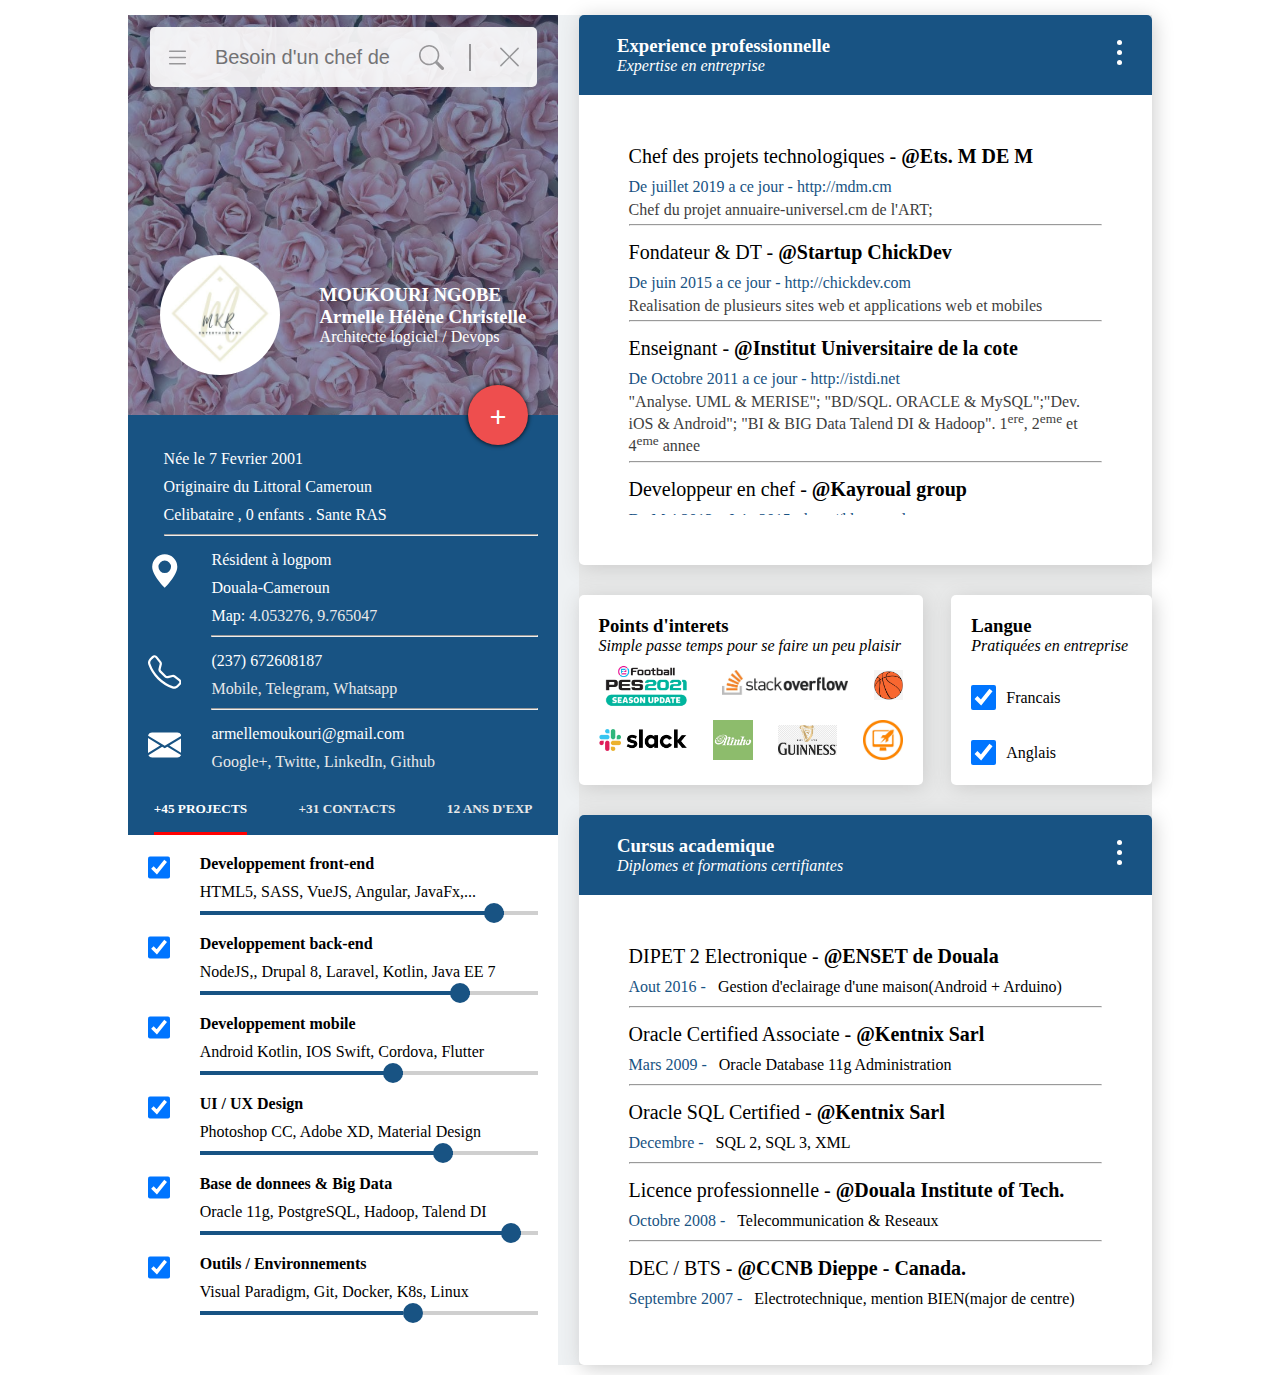
<file: index.html>
<!DOCTYPE html>
<html lang="en">
<head>
    <meta charset="UTF-8">
    <meta http-equiv="X-UA-Compatible" content="IE=edge">
    <meta name="viewport" content="width=device-width, initial-scale=1.0">
    <link rel="stylesheet" href="style.css">
    <link rel="stylesheet" href="https://cdnjs.cloudflare.com/ajax/libs/font-awesome/6.0.0-beta2/css/all.min.css" integrity="sha512-YWzhKL2whUzgiheMoBFwW8CKV4qpHQAEuvilg9FAn5VJUDwKZZxkJNuGM4XkWuk94WCrrwslk8yWNGmY1EduTA==" crossorigin="anonymous" referrerpolicy="no-referrer" />
    <title>CV</title>
</head>
<body>
    <div class="container">

        <!-- BLOC GAUCHE_HAUT -->

        <section class="a">
            <div class="images">

                <div class="couverture"></div>
                <div class="nav">

                    <svg xmlns="http://www.w3.org/2000/svg" width="25" height="25" fill="currentColor" class="bi bi-list" viewBox="0 0 16 16">
                        <path fill-rule="evenodd" d="M2.5 12a.5.5 0 0 1 .5-.5h10a.5.5 0 0 1 0 1H3a.5.5 0 0 1-.5-.5zm0-4a.5.5 0 0 1 .5-.5h10a.5.5 0 0 1 0 1H3a.5.5 0 0 1-.5-.5zm0-4a.5.5 0 0 1 .5-.5h10a.5.5 0 0 1 0 1H3a.5.5 0 0 1-.5-.5z"/>
                      </svg>

                      <input type="text" name="" placeholder="Besoin d'un chef de projet ? " id="" class="search">

                      <svg xmlns="http://www.w3.org/2000/svg" width="25" height="25" fill="currentColor" class="bi bi-search" viewBox="0 0 16 16">
                          <path
                              d="M11.742 10.344a6.5 6.5 0 1 0-1.397 1.398h-.001c.03.04.062.078.098.115l3.85 3.85a1 1 0 0 0 1.415-1.414l-3.85-3.85a1.007 1.007 0 0 0-.115-.1zM12 6.5a5.5 5.5 0 1 1-11 0 5.5 5.5 0 0 1 11 0z" />
                      </svg>

                      <span class="barre"></span>

                    <svg xmlns="http://www.w3.org/2000/svg" width="25" height="30" fill="currentColor" class="bi bi-x-lg" viewBox="0 0 16 16">
                        <path fill-rule="evenodd" d="M13.854 2.146a.5.5 0 0 1 0 .708l-11 11a.5.5 0 0 1-.708-.708l11-11a.5.5 0 0 1 .708 0Z"/>
                        <path fill-rule="evenodd" d="M2.146 2.146a.5.5 0 0 0 0 .708l11 11a.5.5 0 0 0 .708-.708l-11-11a.5.5 0 0 0-.708 0Z"/>
                      </svg>
                </div>
                <div class="profil">
                    <img src="img/photo_10 (1).jpg" width="120px" height="120px"  alt="" class="photo_profil">
                    <div class="nom">
                        <h3>MOUKOURI NGOBE <br> Armelle Hélène Christelle</h3>
                        <p class="travail">Architecte logiciel / Devops</p>
                    </div>
                </div>
            </div>
            <div class="informations">

                <span class="bouton_plus"><span>+</span></span>

                <div class="info_perso">
                    <div class="info_personnelle">
                        <i class="fas fa-birthday-cake fa-3x"></i> 
                        <div class="plus_info">
                            <p>Née le 7 Fevrier 2001</p>
                            <p>Originaire du Littoral Cameroun</p>
                            <p>Celibataire , 0 enfants . Sante RAS</p>
                            <hr>
                        </div>

                    </div>
                    <div class="info_personnelle">
                        <svg xmlns="http://www.w3.org/2000/svg" width="16" height="16" fill="currentColor" class="bi bi-geo-alt-fill" viewBox="0 0 16 16">
                            <path
                                d="M8 16s6-5.686 6-10A6 6 0 0 0 2 6c0 4.314 6 10 6 10zm0-7a3 3 0 1 1 0-6 3 3 0 0 1 0 6z" />
                        </svg>
                        <div class="plus_info">
                            <p>Résident à logpom </p>
                            <p>Douala-Cameroun</p>
                            <p>Map: <span class="info_supp"> 4.053276, 9.765047</span>
                            </p>
                            <hr>
                        </div>

                    </div>
                    <div class="info_personnelle">
                        <svg xmlns="http://www.w3.org/2000/svg" width="16" height="16" fill="currentColor" class="bi bi-telephone" viewBox="0 0 16 16">
                            <path
                                d="M3.654 1.328a.678.678 0 0 0-1.015-.063L1.605 2.3c-.483.484-.661 1.169-.45 1.77a17.568 17.568 0 0 0 4.168 6.608 17.569 17.569 0 0 0 6.608 4.168c.601.211 1.286.033 1.77-.45l1.034-1.034a.678.678 0 0 0-.063-1.015l-2.307-1.794a.678.678 0 0 0-.58-.122l-2.19.547a1.745 1.745 0 0 1-1.657-.459L5.482 8.062a1.745 1.745 0 0 1-.46-1.657l.548-2.19a.678.678 0 0 0-.122-.58L3.654 1.328zM1.884.511a1.745 1.745 0 0 1 2.612.163L6.29 2.98c.329.423.445.974.315 1.494l-.547 2.19a.678.678 0 0 0 .178.643l2.457 2.457a.678.678 0 0 0 .644.178l2.189-.547a1.745 1.745 0 0 1 1.494.315l2.306 1.794c.829.645.905 1.87.163 2.611l-1.034 1.034c-.74.74-1.846 1.065-2.877.702a18.634 18.634 0 0 1-7.01-4.42 18.634 18.634 0 0 1-4.42-7.009c-.362-1.03-.037-2.137.703-2.877L1.885.511z" />
                        </svg>
                        <div class="plus_info">
                            <p>(237) 672608187</p>
                            <p class="info_supp">Mobile, Telegram, Whatsapp</p>
                            <hr>
                        </div>

                    </div>
                    <div class="info_personnelle">
                        <svg xmlns="http://www.w3.org/2000/svg" width="16" height="16" fill="currentColor" class="bi bi-envelope-fill" viewBox="0 0 16 16">
                            <path
                                d="M.05 3.555A2 2 0 0 1 2 2h12a2 2 0 0 1 1.95 1.555L8 8.414.05 3.555ZM0 4.697v7.104l5.803-3.558L0 4.697ZM6.761 8.83l-6.57 4.027A2 2 0 0 0 2 14h12a2 2 0 0 0 1.808-1.144l-6.57-4.027L8 9.586l-1.239-.757Zm3.436-.586L16 11.801V4.697l-5.803 3.546Z" />
                        </svg>
                        <div class="plus_info">
                            <p>armellemoukouri@gmail.com</p>
                            <p class="info_supp">Google+, Twitte, LinkedIn, Github</p>
                        </div>

                    </div>
                </div>
                <div class="projet">
                    <div>
                        <h5>+45 PROJECTS</h5>
                        <span class="active"></span>
                    </div>
                    <div>
                        <h5 class="info_supp">+31 CONTACTS</h5>
                        <span></span>
                    </div>
                    <div>
                        <h5 class="info_supp"> 12 ANS D'EXP</h5>
                        <span></span>
                    </div>
                </div>
            </div>
        </section>


        <!-- BLOC GAUCHE_BAS -->

        <section class="b">
            <div class="experience">
                <input checked type="checkbox" class="check">
                <div class="plus_info">
                    <div class="skill">
                        <h4>Developpement front-end</h4>
                        <i class="fas fa-star" style="color: rgb(201, 40, 40); margin-top: 5px;"></i>
                    </div>
                    <p class="competence">HTML5, SASS, VueJS, Angular, JavaFx,...</p>
                    <div class="switcher">
                        <div class="switcher_bar" style="width: 90%;"></div>
                        <span class="switcher_circle" style="right: 10%;"></span>
                    </div>
                </div>
            </div>

            <div class="experience">
                <input checked type="checkbox" class="check">
                <div class="plus_info">
                    <div class="skill">
                        <h4>Developpement back-end</h4>
                        <i class="fas fa-star" style="color: rgb(201, 40, 40); margin-top: 5px;"></i>
                    </div>
                    <p class="competence">NodeJS,, Drupal 8, Laravel, Kotlin, Java EE 7</p>
                    <div class="switcher">
                        <div class="switcher_bar" style="width: 80%;"></div>
                        <span class="switcher_circle" style="right: 20%;"></span>
                    </div>
                </div>
            </div>

            <div class="experience">
                <input checked type="checkbox" class="check">
                <div class="plus_info">
                    <div class="skill">
                        <h4>Developpement mobile</h4>
                        <i class="fas fa-star" style="color: rgb(201, 40, 40); margin-top: 5px;"></i>
                    </div>
                    <p class="competence">Android Kotlin, IOS Swift, Cordova, Flutter</p>
                    <div class="switcher">
                        <div class="switcher_bar" style="width: 60%;"></div>
                        <span class="switcher_circle" style="right: 40%;"></span>
                    </div>
                </div>
            </div>

            <div class="experience">
                <input checked type="checkbox" class="check">
                <div class="plus_info">
                    <div class="skill">
                        <h4> UI / UX Design</h4>
                        <i class="fas fa-star" style="color: rgb(201, 40, 40); margin-top: 5px;"></i>
                    </div>
                    <p class="competence">Photoshop CC, Adobe XD, Material Design</p>
                    <div class="switcher">
                        <div class="switcher_bar" style="width: 75%;"></div>
                        <span class="switcher_circle" style="right: 25%;"></span>
                    </div>
                </div>
            </div>

            <div class="experience">
                <input checked type="checkbox" class="check">
                <div class="plus_info">
                    <div class="skill">
                        <h4>Base de donnees & Big Data</h4>
                        <i class="fas fa-star" style="color: rgb(201, 40, 40); margin-top: 5px;"></i>
                    </div>
                    <p class="competence">Oracle 11g, PostgreSQL, Hadoop, Talend DI</p>
                    <div class="switcher">
                        <div class="switcher_bar" style="width: 95%;"></div>
                        <span class="switcher_circle" style="right: 5%;"></span>
                    </div>
                </div>
            </div>

            <div class="experience">
                <input checked type="checkbox" class="check">
                <div class="plus_info">
                    <div class="skill">

                        <h4>Outils / Environnements</h4>
                        <i class="fas fa-star" style="color: rgb(201, 40, 40); margin-top: 5px;"></i>
                    </div>
                    <p class="competence">Visual Paradigm, Git, Docker, K8s, Linux</p>
                    <div class="switcher">
                        <div class="switcher_bar"></div>
                        <span class="switcher_circle"></span>
                    </div>
                </div>
            </div>
        </section>

        <!-- BLOC DROIT -->

        <section class="c">

            
            <div class="experience_professionnelle card">
                    <div class="entete">
                        <div class="entete_information">
                            <span><i class="fab fa-buromobelexperte fa-3x"></i></span>
                            <div class="entete_info">
                                <h3 class="entete_title">Experience professionnelle</h3>
                                <p class="header_subtitle competence">Expertise en entreprise</p>
                            </div>
                        </div>
    
                        <div class="points_3">
                            <span></span>
                            <span></span>
                            <span></span>
                        </div>
    
                    </div>
                <div class="bar_defilement">

                    <div class="professional_experience_main ">
                        <div class="profession">
                            <p class="intitule"> Chef des projets technologiques - <span class="location">@Ets. M DE M</span>
                            </p>
                            <p class="date">De juillet 2019 a ce jour - http://mdm.cm</p>
                            <p class="subtitle"> Chef du projet annuaire-universel.cm de l'ART;</p>
                            <hr>
                        </div>
    
                        <div class="profession">
                            <p class="intitule"> Fondateur & DT - <span class="location">@Startup ChickDev</span></p>
                            <p class="date">De juin 2015 a ce jour - http://chickdev.com</p>
                            <p class="subtitle"> Realisation de plusieurs sites web et applications web et mobiles </p>
                            <hr>
                        </div>
    
                        <div class="profession">
                            <p class="intitule"> Enseignant - <span class="location">@Institut Universitaire de la cote</span>
                            </p>
                            <p class="date">De Octobre 2011 a ce jour - http://istdi.net</p>
                            <p class="subtitle"> "Analyse. UML & MERISE"; "BD/SQL. ORACLE & MySQL";"Dev. iOS & Android"; "BI & BIG Data Talend DI & Hadoop". 1<sup>ere</sup>, 2<sup>eme</sup> et 4<sup>eme</sup> annee
                            </p>
                            <hr>
                        </div>
    
                        <div class="profession">
                            <p class="intitule"> Developpeur en chef - <span class="location">@Kayroual group</span></p>
                            <p class="date">De Mai 2013 a Juin 2015 - http://khayroual.com</p>
                            <p class="subtitle">Realisation de multiples projets logiciels et web, Infographie, ...</p>
                            <hr>
                        </div>
    
                        <div class="profession">
                            <p class="intitule"> Responsable commercial - <span class="location">@BAO Sarl</span></p>
                            <p class="date">De Decembre 2012 a Juin 2013 - http://bao-sarl.com</p>
                            <p class="subtitle">Definition des strategies commerciales, Controle de qualite, suivi, ...</p>
                        </div>
                    </div>
                </div>
            </div>

            <div class="divertissement">
                <div class="point_interet card">
                    <h3>Points d'interets</h3>
                    <p class="header_subtitle"> Simple passe temps pour se faire un peu plaisir </p>
                    <div class="logo_divertissement">
                        <img src="img/photo_7.jpg" style="height: 50px;" alt="">
                        <img src="img/photo_9.jpg" style="height: 30px;" alt="">
                        <img src="img/photo1.jpg" alt="">
                    </div>
                    <div class="logo_divertissement">
                        <img src="img/photo_8.jpg" style="height: 50px;" alt="">
                        <img src="img/photo4.jpg" style="height: 40px;" alt="">
                        <img src="img/photo_5.jpg" style="height: 30px;" alt="">
                        <img src="img/photo_6.jpg" style="height: 40px;" alt="">
                    </div>

                </div>

                <div class=" langue card">
                    <h3>Langue</h3>
                    <p class="header_subtitle"> Pratiquées en entreprise </p>
                    <div class="langue_check">
                        <input class="check" type="checkbox" checked style="color: #185383;">
                        <label for="">Francais</label>
                    </div>
                    <div class="langue_check">
                        <input class="check" type="checkbox" checked>
                        <label for="">Anglais</label>
                    </div>
                </div>

            </div>

            <div class="cursus card">

                <div class="entete">
                    <div class="entete_information">
                        <span><i class="fas fa-graduation-cap fa-3x"></i></span>
                        <div class="entete_info">
                            <h3 class="entete_title">Cursus academique</h3>
                            <p class="header_subtitle competence">Diplomes et formations certifiantes</p>
                        </div>
                    </div>

                    <div class="points_3">
                        <span></span>
                        <span></span>
                        <span></span>
                    </div>

                </div>

                <div class="bar_defilement">

                    <div class="cursus_academique">

                        <div class="profession">
                            <p class="intitule"> DIPET 2 Electronique - <span class="location">@ENSET de Douala</span></p>
                            <p class="date_cursus"> <span class="date">Aout 2016 - </span> &nbsp; <span class="cursus_role">Gestion d'eclairage d'une
                                    maison(Android + Arduino)</span> </p>
                            <hr>
                        </div>
    
                        <div class="profession">
                            <p class="intitule"> Oracle Certified Associate - <span class="location">@Kentnix Sarl</span></p>
                            <p class="date_cursus"> <span class="date">Mars 2009 -</span> &nbsp; <span class="cursus_role">Oracle Database 11g
                                    Administration</span> </p>
                            <hr>
                        </div>
    
                        <div class="profession">
                            <p class="intitule"> Oracle SQL Certified - <span class="location">@Kentnix Sarl</span></p>
                            <p class="date_cursus"> <span class="date">Decembre - </span> &nbsp; <span class="cursus_role">SQL 2, SQL 3, XML</span> </p>
                            <hr>
                        </div>
    
                        <div class="profession">
                            <p class="intitule"> Licence professionnelle - <span class="location">@Douala Institute of
                                    Tech.</span></p>
                            <p class="date_cursus"> <span class="date"> Octobre 2008 - </span> &nbsp; <span class="cursus_role">Telecommunication &
                                    Reseaux</span> </p>
                            <hr>
                        </div>
    
                        <div class="profession">
                            <p class="intitule"> DEC / BTS - <span class="location">@CCNB Dieppe - Canada.</span></p>
                            <p class="date_cursus"> <span class="date"> Septembre 2007 - </span> &nbsp; <span class="cursus_role"> Electrotechnique, mention
                                    BIEN(major de centre) </span> </p>
                            <hr>
                        </div>

                    </div>

                </div>
            </div>

        </section>
        
    </div>
</body>
</html>
</file>
<file: style.css>
:root {
    --primary-color: #185383;
    --background-color: #eef1f3;
    --global-margin: 15px;
    --global-margin-b: 10px;
    --global-padding: 20px;
}

* {
    text-decoration: none;
    box-sizing: border-box;
    margin: 0px;
    padding: 0px;
}

.container {
    width: 80%;
    padding: 0px;
    margin: auto;
    margin-top: var(--global-margin);
    margin-bottom: calc(var(--global-padding)*0.5);
    background-color: var(--background-color);
    display: grid;
    grid-column-gap: 2%;
    grid-template-columns: 42% 56%;
    grid-template-areas: "a c" "b c" "b c" "b c" "b c" "b c" "b c" "b c" "b c" "b c" "b c" "b c" "b c" "b c" "b c" "b c" "b c" "b c" "b c" "b c" "b c" "b c" "b c" "b c" "b c" "b c" "b c" "b c" "b c" "b c" "b c" "b c" ;
}

.info_supp {
    color: #e9e9e9;
}

.card {
    border-radius: 5px;
    box-shadow: 2px 3px 20px #ccc;
    overflow: hidden;
    background-color: white;
}

.plus_info .info_supp {
    font-weight: 100;
    color: #e9e9e9;
}


/* BLOC GAUCHE_HAUT */

.a {
    grid-area: a;
}

.images {
    height: 400px;
    position: relative;
    background-image: url("img/photo_10\ \(2\).jpg");
    background-size: cover;
}

.profil {
    position: absolute;
    display: flex;
    justify-content: space-around;
    align-items: center;
    bottom: 10%;
    left: 5%;
    right: 5%;
    color: white;
    z-index: 2;
}

.photo_profil {
    border-radius: 120px;
    margin-right: 5%;
}

.plus_info{
    width: 100%;
}

.bouton_plus {
    padding: 15px;
    width: 60px;
    height: 60px;
    box-shadow: 0px 0px 5px #000;
    cursor: pointer;
    background-position: center;
    border-radius: 100%;
    background-color: #ee4e4e;
    position: absolute;
    top: -30px;
    right: 30px;
    transition: background 0.2s;
    display: flex;
    align-items: center;
    justify-content: center;
}

.bouton_plus span {
    font-weight: bold;
    font-size: 30px;
    margin: auto;
}

.bouton_plus:active {
    background-color: #ff532f;
}

.bouton_plus:hover {
    background-color: red;
}

.nav {
    display: flex;
    justify-content: space-between;
    padding: calc(var(--global-margin));
    align-items: center;
    background-color: white;
    position: absolute;
    border-radius: 5px;
    color: #9c9c9c;
    opacity: .9;
    z-index: 5;
    left: 5%;
    right: 5%;
    top: 3%;
}

.barre {
    height: 27px;
    width: 2px;
    background-color: #9c9c9c;
}

.search {
    border: none;
    font-size: 20px;
    width: 50%;
}

.couverture {
    position: absolute;
    top: 0px;
    bottom: 0px;
    right: 0px;
    left: 0px;
    background-color: var(--primary-color);
    opacity: 0.5;
}

.informations {
    background-color: var(--primary-color);
    color: white;
    position: relative;
    padding-top: var(--global-margin);
}

.info_perso {
    padding: var(--global-padding);
}

.information hr {
    color: #185383;
    width: 100%;
    margin-bottom: var(--global-margin);
}

.plus_info {
    width: 100%;
}

.info_personnelle {
    display: flex;
    width: 100%;
}

.info_personnelle i{
    margin-right: 4%;
}

.info_personnelle svg {
    width: 40px;
    height: 40px;
    margin-right: 30px;
}

.info_personnelle img {
    width: 40px;
    height: 40px;
    margin-right: 30px;
}

.projet {
    display: flex;
    justify-content: space-around;
}

.projet div {
    display: flex;
    flex-direction: column;
}

.projet div span.active {
    height: 3px;
    width: 100%;
    background-color: red;
    margin-top: var(--global-margin);
}


/*BLOC GAUCHE_BAS*/

.b {
    grid-area: b;
    background-color: white;
    padding: var(--global-padding);
    margin-top: 0px;
}

.experience {
    display: flex;
}

.experience>input {
    margin-right: 30px;
}

.plus_info p {
    margin-bottom: var(--global-margin-b);
}

.check {
    background-color: var(--primary-color);
    padding: 10px;
    border-radius: 5px;
    width: 25px;
    height: 25px;
    position: relative;
    color: white;
    font-weight: bold;
}

.check svg {
    position: absolute;
    top: calc(50% - 10px);
    left: calc(50% - 10px);
    color:#185383;
}

.skill {
    display: flex;
    justify-content: space-between;
    margin-bottom: var(--global-margin-b);
}

.skill>span {
    color: red;
}


.switcher_circle {
    height: 20px;
    width: 20px;
    border-radius: 20px;
    position: absolute;
    background-color: var(--primary-color);
    right: calc(40% - 20px);
    top: -8px;
}

.switcher {
    position: relative;
    height: 4px;
    width: 100%;
    background-color: #cfcfcf;
    margin-bottom: calc(var(--global-margin-b)*2);
    margin-top: var(--global-margin-b);
    display: flex;
}

.switcher_bar {
    width: 60%;
    background-color: var(--primary-color);
}



/* BLOC DROIT */

.c {
    background-color: #e8e9e9;
    grid-area: c;
} 

.experience_professionnelle {
    margin-bottom: calc(var(--global-margin)*2);
    background-color: white;
}

.entete {
    background-color: var(--primary-color);
    padding: calc(var(--global-padding)) calc(var(--global-padding)*1.5) calc(var(--global-padding)) calc(var(--global-padding)*1.5);
    display: flex;
    justify-content: space-between;
    align-items: center;
    color: white;
}

.header_subtitle {
    font-style: italic;
    font-weight: 100;
}

.entete_information {
    display: flex;
    align-items: center;
    justify-content: space-between;
}

.entete_information svg {
    margin-right: 5%;
}

.entete_information span {
    margin-right: 3%;
}

.entete_info {
    width: 280px;
}

.points_3 {
    display: flex;
    flex-direction: column;
    justify-content: space-between;
    
}

.points_3 span {
    height: 5px;
    width: 5px;
    background-color: white;
    border-radius: 100%;
    margin-bottom: 5px;
}

.professional_experience_main {
    padding: calc(var(--global-padding)*1.5);
}

.bar_defilement{
    padding: 20px;
    background-color:white;
    margin-bottom: calc(15px*2);
   

}

.professional_experience_main::-webkit-scrollbar{
    width: 8px;
}

.professional_experience_main::-webkit-scrollbar-thumb{
    background-color: gray;
    border-radius: 20px;
}

.professional_experience_main {
    height: 400px;
    overflow-y: scroll;
    scrollbar-color: #aaa;
    scrollbar-width: 3px;
    background-color: white;
}

.professional_experience_main::-webkit-scrollbar-track{
    background-color:#aaa; 
    border-radius: 10px;
    border-right: 3px solid  white;
    border-left: 3px solid  white;

}

.intitule {
    margin-bottom: var(--global-margin-b);
    font-size: 20px;
}

.intitule .location {
    font-weight: bold;
}

.date {
    color: var(--primary-color);
    margin-bottom: calc(var(--global-margin-b)*0.5);
}

.subtitle {
    margin-bottom: calc(var(--global-margin-b)*0.5);
    font-weight: 100;
    color: #3e3e3e;
}

hr {
    color: #fff;
    margin-bottom: var(--global-margin);
}

.point_interet {
    padding: calc(var(--global-padding));
    margin-right: 20px;
    width: 60%;
}

.langue {
    padding: calc(var(--global-padding));
    width: 35%;
}

.langue_check {
    margin-top: calc(var(--global-margin)*2);
    display: flex;
    align-items: center;
}

.langue_check .check {
    margin-right: var(--global-margin-b);
}

.divertissement {
    display: flex;
    justify-content: space-between;
    margin-bottom: calc(var(--global-margin)*2);
}

.logo_divertissement {
    display: flex;
    justify-content: space-between;
    flex-wrap: wrap;
    align-items: center;
    margin-top: 5px;
}

.logo_divertissement img {
    height: 30px;
}

.cursus_academique::-webkit-scrollbar{
    width: 8px;
}
.cursus_academique::-webkit-scrollbar-thumb{
    background-color: gray;
    border-radius: 20px;
}

.cursus_academique {
    height: 400px;
    overflow-y: scroll;
    scrollbar-color: #aaa;
    scrollbar-width: 3px;
    background-color: white;
    padding: calc(var(--global-padding)*1.5);
}

.cursus_academique::-webkit-scrollbar-track{
    background-color:#aaa; 
    border-radius: 10px;
    border-right: 3px solid  white;
    border-left: 3px solid  white;

}

.date_cursus {
    margin-bottom: var(--global-margin-b);
}

@media screen and (max-width: 750px) {
    .container {
        display: flex;
        flex-direction: column;
        width: 95%;
    }
    .a {
        order: 1;
    }
    .c {
        order: 2;
        margin-top: var(--global-margin);
    }
    .b {
        order: 3;
        margin-top: var(--global-margin);
    }
}

@media screen and (max-width: 1100px) {
    .container {
        width: 100%;
    }
}
</file>
